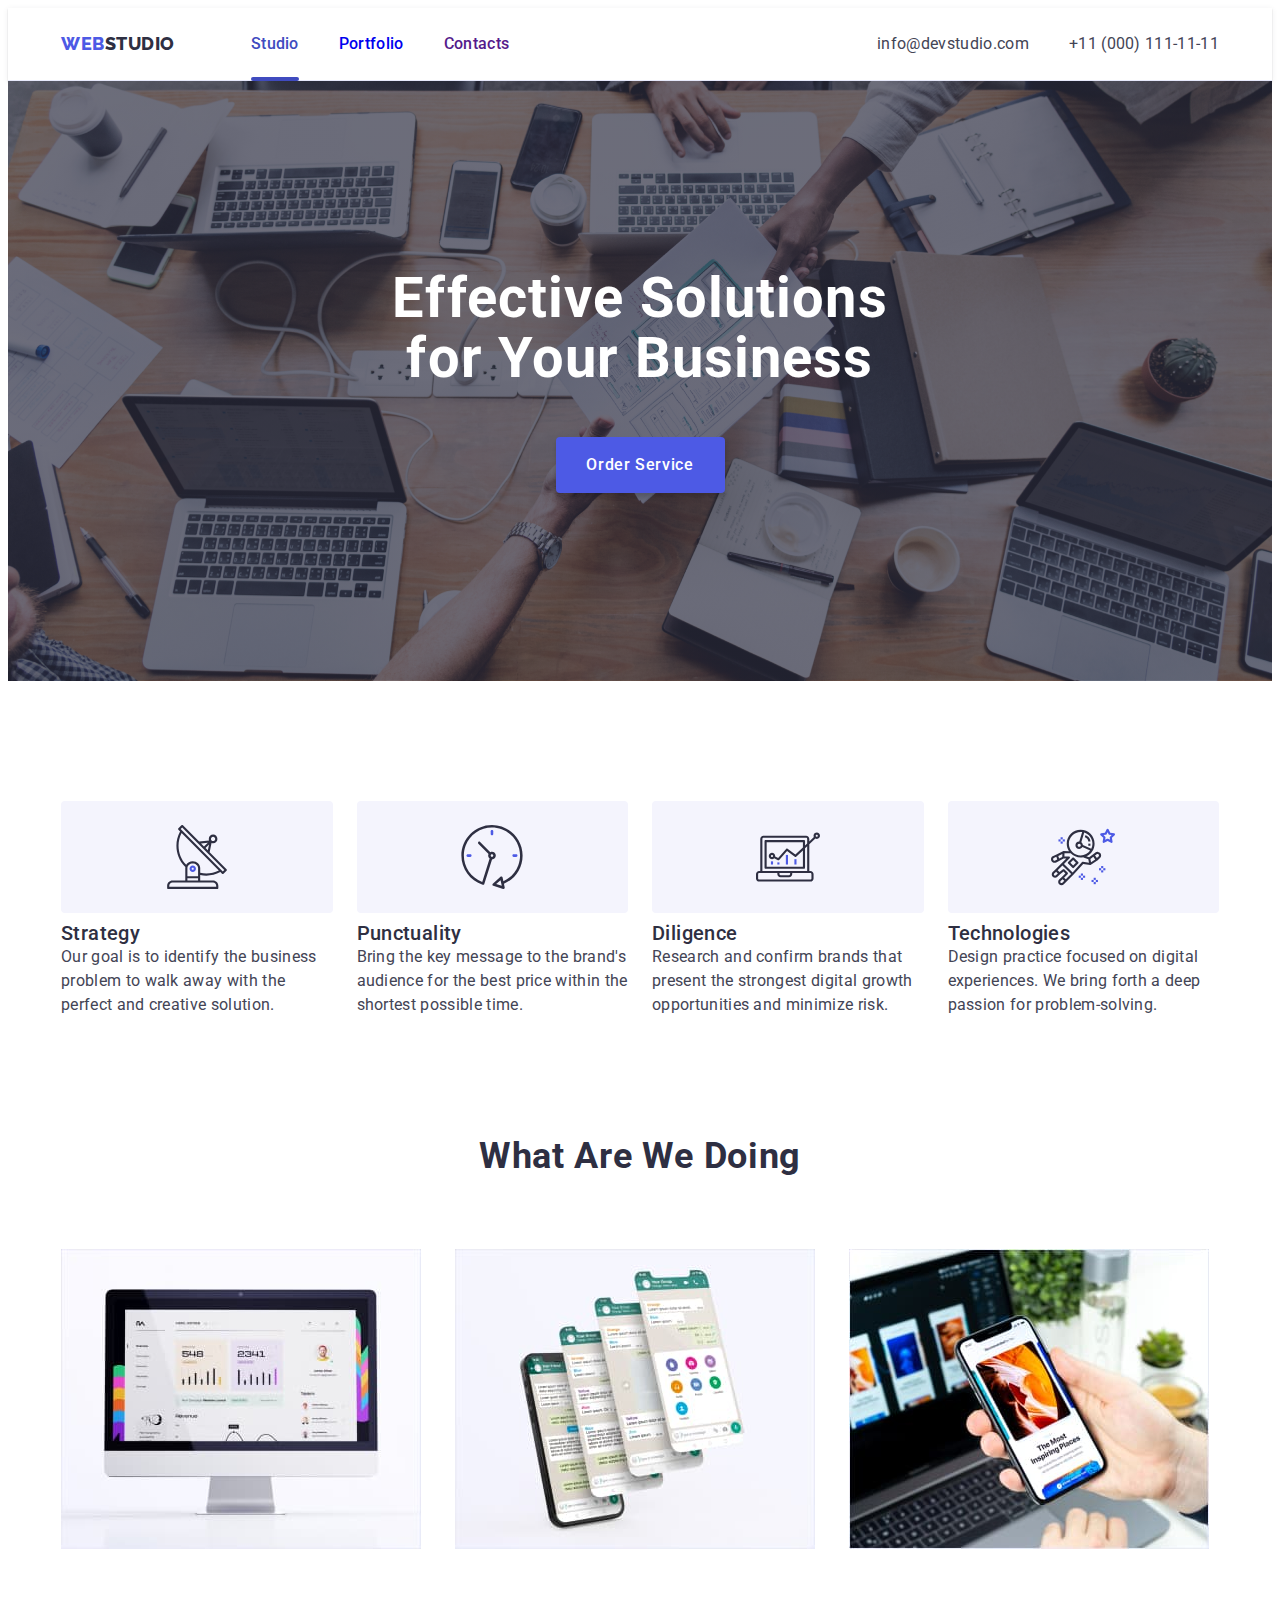
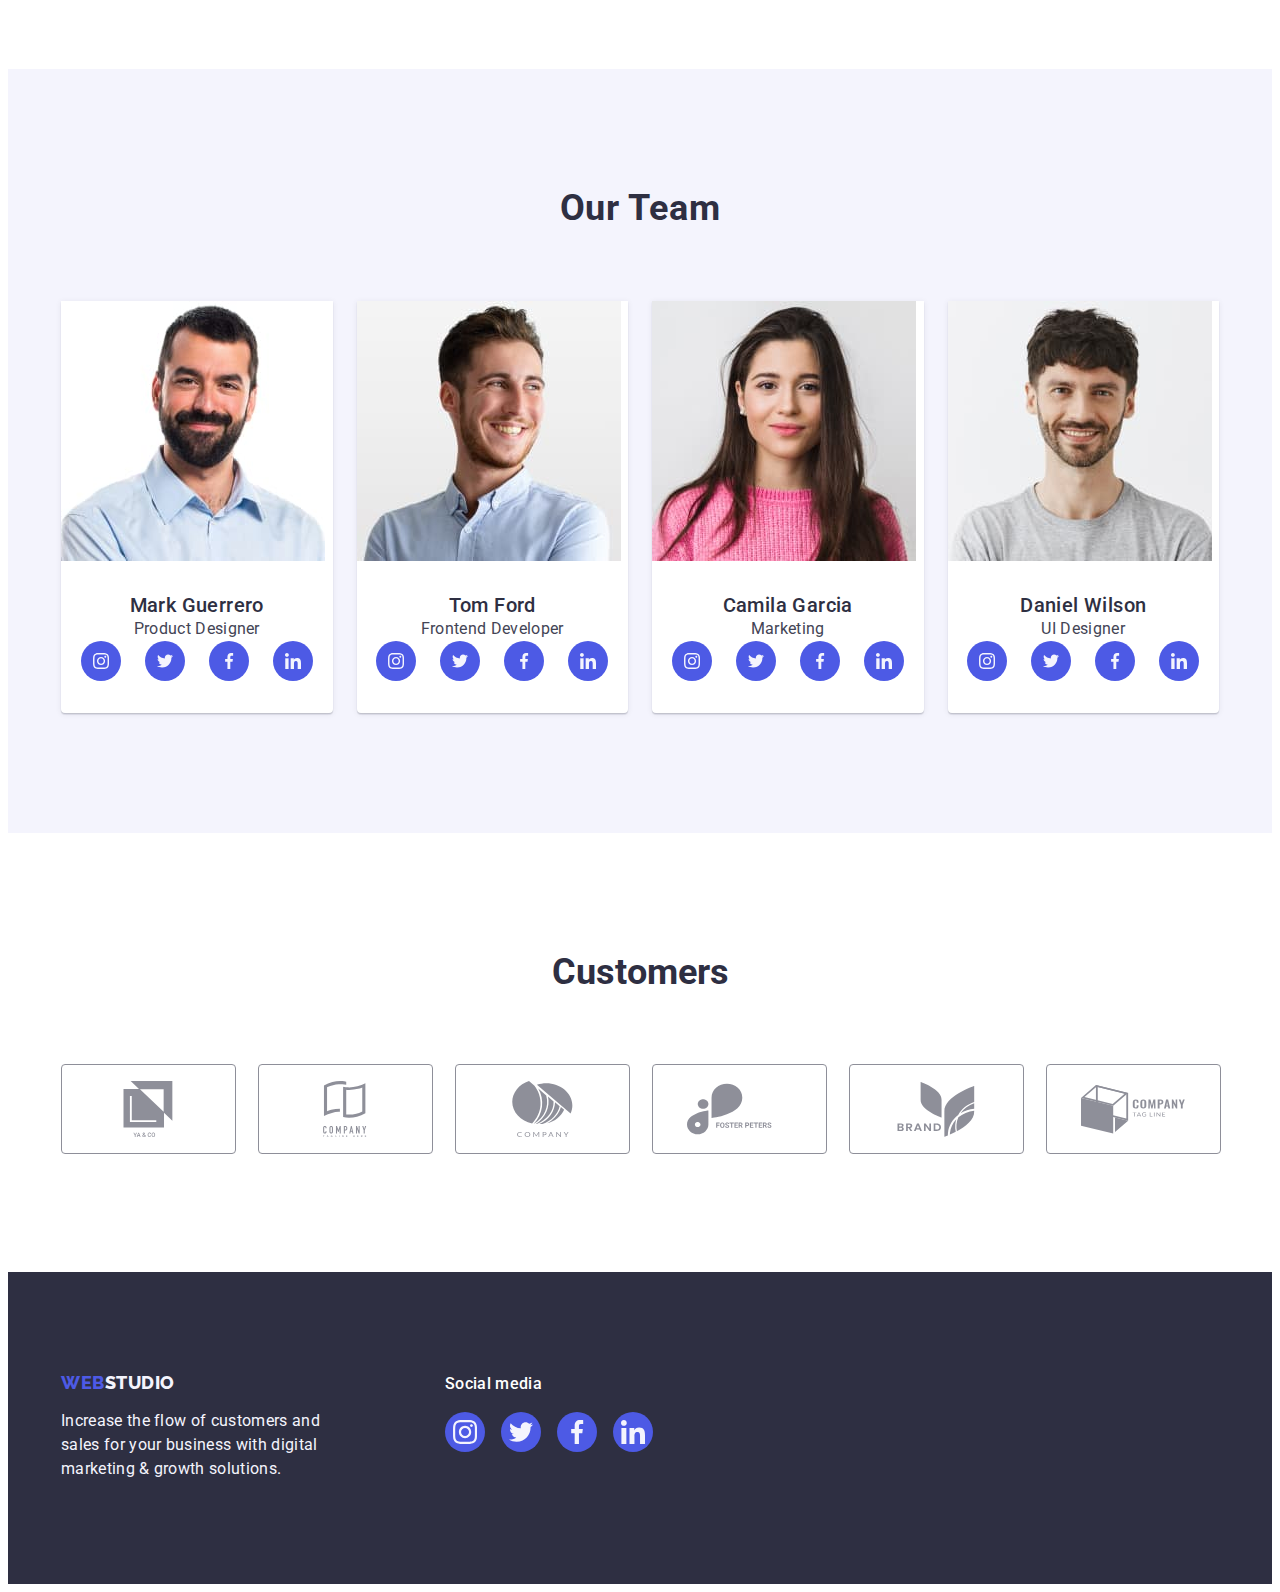
<file: index.html>
<!DOCTYPE html>
<html lang="en">

<head>
    <meta charset="UTF-8">
    <meta http-equiv="X-UA-Compatible" content="IE=edge">
    <link rel="preconnect" href="https://fonts.googleapis.com">
    <link rel="preconnect" href="https://fonts.gstatic.com" crossorigin>
    <link href="https://fonts.googleapis.com/css2?family=Roboto:wght@400;500;700;900&display=swap" rel="stylesheet">
    <link rel="preconnect" href="https://fonts.googleapis.com">
    <link rel="preconnect" href="https://fonts.gstatic.com" crossorigin>
    <link href="https://fonts.googleapis.com/css2?family=Raleway:wght@800&display=swap" rel="stylesheet">
    <link rel="stylesheet" href="https://cdnjs.cloudflare.com/ajax/libs/modern-normalize/1.1.0/modern-normalize.min.css"
        integrity="sha512-wpPYUAdjBVSE4KJnH1VR1HeZfpl1ub8YT/NKx4PuQ5NmX2tKuGu6U/JRp5y+Y8XG2tV+wKQpNHVUX03MfMFn9Q=="
        crossorigin="anonymous" referrerpolicy="no-referrer" />
    <link rel="stylesheet" href="./css/style.css">
    <meta name="viewport" content="width=device-width, initial-scale=1.0">
    <title>Dz1</title>
</head>
<!--............................................................. header -->

<body>
    <header class="header-bloc">

        <div class="header-conteiner container ">


            <nav class="header-link">

                <a class="logo link" href="./index.html">WEB<span class="logo-text">Studio</span></a>


                <ul class="menuu list">
                    <li><a href="./index.html" class="linkk-header coolor link">Studio</a></li>
                    <li><a href="./portfolio.html" class="linkk-header link">Portfolio</a></li>
                    <li><a href="" class="linkk-header link">Contacts</a></li>
                </ul>
            </nav>

            <address class="main-contact">

                <ul class="menuuu list">
                    <li><a href="mailto:info@devstudio.com" class="linkk-contact link">info@devstudio.com</a></li>
                    <li class="contact-second"><a href="tel:+110001111111" class="linkk-contact link">+11 (000)
                            111-11-11</a></li>
                </ul>

            </address>
        </div>


    </header>



    <!--............................................................. first-section -->

    <main>
        <section class="first-bloc">
            <div class="first-conteiner container">
                <h1 class="bloc-logo">Effective Solutions for Your Business</h1>
                <button type="button" class="first-button" data-modal-open>Order Service</button>

            </div>
        </section>



        <!--............................................................. second-section -->
        <section class="second-bloc">
            <div class="second-conteiner container">
                <h2 class="blocc-logo">Huhu</h2>
                <ul class="second list">
                    <li class="link-one">
                        <div class="second-icon">
                            <svg width="64" height="64">
                                <use href="./images/icons.svg#icon-antenna-1"></use>
                            </svg>
                        </div>
                        <h3 class="linkcc-logo">Strategy</h3>
                        <p class="second-parahraf">
                            Our goal is to identify the business
                            problem to walk away with the perfect and creative solution.
                        </p>
                    </li>
                    <li class="link-one">
                        <div class="second-icon">
                            <svg width="64" height="64">
                                <use href="./images/icons.svg#icon-clock-1"></use>
                            </svg>
                        </div>
                        <h3 class="linkcc-logo">Punctuality</h3>
                        <p class="second-parahraf"> Bring the key message to the brand's audience for the best price
                            within
                            the shortest possible
                            time.
                        </p>
                    </li>
                    <li class="link-one">
                        <div class="second-icon">
                            <svg width="64" height="64">
                                <use href="./images/icons.svg#icon-diagram-1"></use>
                            </svg>
                        </div>
                        <h3 class="linkcc-logo">Diligence</h3>
                        <p class="second-parahraf">Research and confirm brands that present the strongest digital growth
                            opportunities and minimize
                            risk.</p>
                    </li>
                    <li class="link-one">
                        <div class="second-icon">
                            <svg width="64" height="64">
                                <use href="./images/icons.svg#icon-astronaut-1"></use>
                            </svg>
                        </div>
                        <h3 class="linkcc-logo">Technologies</h3>
                        <p class="second-parahraf">Design practice focused on digital experiences. We bring forth a deep
                            passion for
                            problem-solving.
                        </p>
                    </li>


                </ul>
            </div>
        </section>










        <!--............................................................. thre-section -->
        <section class="thre-bloc">
            <div class="thre-conteiner container">
                <h2 class=" logo-thre">What are we doing</h2>
                <ul class="thre list">
                    <li class="llink"><img src="./images/dz11.jpg" alt="foto-main1" width="360"></li>
                    <li class="llink"><img src="./images/dz12.jpg" alt="foto-main1" width="360"></li>
                    <li class="llink"><img src="./images/dz13.jpg" alt="foto-main1" width="360"></li>
                </ul>
            </div>
        </section>

        <!--............................................................. four-section -->
        <section class="four-bloc">
            <div class="four-conteiner container">
                <h2 class="four-logo">Our Team</h2>

                <ul class="four list">
                    <li class="four-link">
                        <img src="./images/dz14.jpg" alt="foto-main1" width="264">
                        <div class="link-box">



                            <h3 class="linkcc-logo">Mark Guerrero</h3>

                            <p class="four-parahraf">Product Designer</p>
                            <ul class="four-list-social">
                                <li class="four-list-child"><a class="four-list-lick" href=""><svg
                                            class="four-list-icon" width="16" height="16">
                                            <use href="./images/icons.svg#icon-instagram"></use>
                                        </svg></a></li>
                                <li class="four-list-child"><a class="four-list-lick" href=""><svg
                                            class="four-list-icon" width="16" height="16">
                                            <use href="./images/icons.svg#icon-twitter"></use>
                                        </svg></a></li>
                                <li class="four-list-child"><a class="four-list-lick" href=""><svg
                                            class="four-list-icon" width="16" height="16">
                                            <use href="./images/icons.svg#icon-facebook"></use>
                                        </svg></a></li>
                                <li class="four-list-child"><a class="four-list-lick" href=""><svg
                                            class="four-list-icon" width="16" height="16">
                                            <use href="./images/icons.svg#icon-liinnked"></use>
                                        </svg></a></li>
                            </ul>
                        </div>
                    </li>



                    <li class="four-link">
                        <img src="./images/dz15.jpg" alt="foto-main1" width="264">
                        <div class="link-box">



                            <h3 class="linkcc-logo">Tom Ford</h3>

                            <p class="four-parahraf">Frontend Developer</p>
                            <ul class="four-list-social">
                                <li class="four-list-child"><a class="four-list-lick" href=""><svg
                                            class="four-list-icon" width="16" height="16">
                                            <use href="./images/icons.svg#icon-instagram"></use>
                                        </svg></a></li>
                                <li class="four-list-child"><a class="four-list-lick" href=""><svg
                                            class="four-list-icon" width="16" height="16">
                                            <use href="./images/icons.svg#icon-twitter"></use>
                                        </svg></a></li>
                                <li class="four-list-child"><a class="four-list-lick" href=""><svg
                                            class="four-list-icon" width="16" height="16">
                                            <use href="./images/icons.svg#icon-facebook"></use>
                                        </svg></a></li>
                                <li class="four-list-child"><a class="four-list-lick" href=""><svg
                                            class="four-list-icon" width="16" height="16">
                                            <use href="./images/icons.svg#icon-liinnked"></use>
                                        </svg></a></li>
                            </ul>
                        </div>
                    </li>



                    <li class="four-link">
                        <img src="./images/dz16.jpg" alt="foto-main1" width="264">
                        <div class="link-box">



                            <h3 class="linkcc-logo">Camila Garcia</h3>

                            <p class="four-parahraf">Marketing</p>
                            <ul class="four-list-social">
                                <li class="four-list-child"><a class="four-list-lick" href=""><svg
                                            class="four-list-icon" width="16" height="16">
                                            <use href="./images/icons.svg#icon-instagram"></use>
                                        </svg></a></li>
                                <li class="four-list-child"><a class="four-list-lick" href=""><svg
                                            class="four-list-icon" width="16" height="16">
                                            <use href="./images/icons.svg#icon-twitter"></use>
                                        </svg></a></li>
                                <li class="four-list-child"><a class="four-list-lick" href=""><svg
                                            class="four-list-icon" width="16" height="16">
                                            <use href="./images/icons.svg#icon-facebook"></use>
                                        </svg></a></li>
                                <li class="four-list-child"><a class="four-list-lick" href=""><svg
                                            class="four-list-icon" width="16" height="16">
                                            <use href="./images/icons.svg#icon-liinnked"></use>
                                        </svg></a></li>
                            </ul>
                        </div>
                    </li>


                    <li class="four-link">
                        <img src="./images/dz17.jpg" alt="foto-main1" width="264">
                        <div class="link-box">


                            <h3 class="linkcc-logo">Daniel Wilson</h3>

                            <p class="four-parahraf">UI Designer</p>
                            <ul class="four-list-social">
                                <li class="four-list-child"><a class="four-list-lick" href=""><svg
                                            class="four-list-icon" width="16" height="16">
                                            <use href="./images/icons.svg#icon-instagram"></use>
                                        </svg></a></li>
                                <li class="four-list-child"><a class="four-list-lick" href=""><svg
                                            class="four-list-icon" width="16" height="16">
                                            <use href="./images/icons.svg#icon-twitter"></use>
                                        </svg></a></li>
                                <li class="four-list-child"><a class="four-list-lick" href=""><svg
                                            class="four-list-icon" width="16" height="16">
                                            <use href="./images/icons.svg#icon-facebook"></use>
                                        </svg></a></li>
                                <li class="four-list-child"><a class="four-list-lick" href=""><svg
                                            class="four-list-icon" width="16" height="16">
                                            <use href="./images/icons.svg#icon-liinnked"></use>
                                        </svg></a></li>

                            </ul>
                        </div>
                    </li>
                </ul>
            </div>
            <!--............................................................. fife-section -->
        </section>

        <section class="fife-section">
            <div class="fife-section-bloc container">
                <h2 class="fife-logo">Customers</h2>
                <ul class="fife-list">
                    <li class="fife-child"><a class="fife-linc" href=""><svg class="fife-icon" width="104" height="56">
                                <use href="./images/icons.svg#icon-group"></use>
                            </svg>


                        </a> </li>

                    <li class="fife-child"><a class="fife-linc" href=""><svg class="fife-icon" width="104" height="56">
                                <use href="./images/icons.svg#icon-group-thwo"></use>
                            </svg>


                        </a> </li>

                    <li class="fife-child"><a class="fife-linc" href=""><svg class="fife-icon" width="104" height="56">
                                <use href="./images/icons.svg#icon-group-thre"></use>
                            </svg>

                        </a></li>

                    <li class="fife-child"><a class="fife-linc" href=""><svg class="fife-icon" width="104" height="56">
                                <use href="./images/icons.svg#icon-group-four"></use>
                            </svg>


                        </a> </li>

                    <li class="fife-child"><a class="fife-linc" href=""><svg class="fife-icon" width="104" height="56">
                                <use href="./images/icons.svg#icon-group-fife"></use>
                            </svg>


                        </a> </li>

                    <li class="fife-child"><a class="fife-linc" href=""><svg class="fife-icon" width="104" height="56">
                                <use href="./images/icons.svg#icon-group-six"></use>
                            </svg>


                        </a> </li>

                </ul>

            </div>

        </section>


    </main>












    <!--............................................................. footer -->

    <footer class="last-bloc ">

        <div class="global-footer-box container">

            <div class="last-continer ">
                <a class="last link" href="./index.html">Web<span class="seme-text">Studio</span>
                </a>
                <p class="last-parahraf">Increase the flow of customers and sales
                    for your business with digital marketing
                    & growth solutions.</p>

            </div>
            <div class="social-footer">
                <p class="social-parahraf">Social media</p>
                <ul class="footer-list">
                    <li class="footer-child"><a class="footer-linc" href=""><svg class="footer-icon" width="24"
                                height="24">
                                <use href="./images/icons.svg#icon-instagram"></use>
                            </svg></a></li>
                    <li class="footer-child"><a class="footer-linc" href=""><svg class="footer-icon" width="24"
                                height="24">
                                <use href="./images/icons.svg#icon-twitter"></use>
                            </svg></a></li>
                    <li class="footer-child"><a class="footer-linc" href=""><svg class="footer-icon" width="24"
                                height="24">
                                <use href="./images/icons.svg#icon-facebook"></use>
                            </svg></a></li>
                    <li class="footer-child"><a class="footer-linc" href=""><svg class="footer-icon" width="24"
                                height="24">
                                <use href="./images/icons.svg#icon-liinnked"></use>
                            </svg></a></li>
                </ul>
            </div>

        </div>

    </footer>
<div class="backdrop is-hidden" data-modal>
        <div class="modal">
            <button type="button" class="modal-close-btn" data-modal-close>
                <svg class="modal-close-btn-icon" width="8" height="8">
                    <use href="./images/icons.svg#icon-Vector"></use>
                </svg>
            </button>
        </div>
    </div>

    <script src="./modal.js"></script>

</body>

</html>
</file>
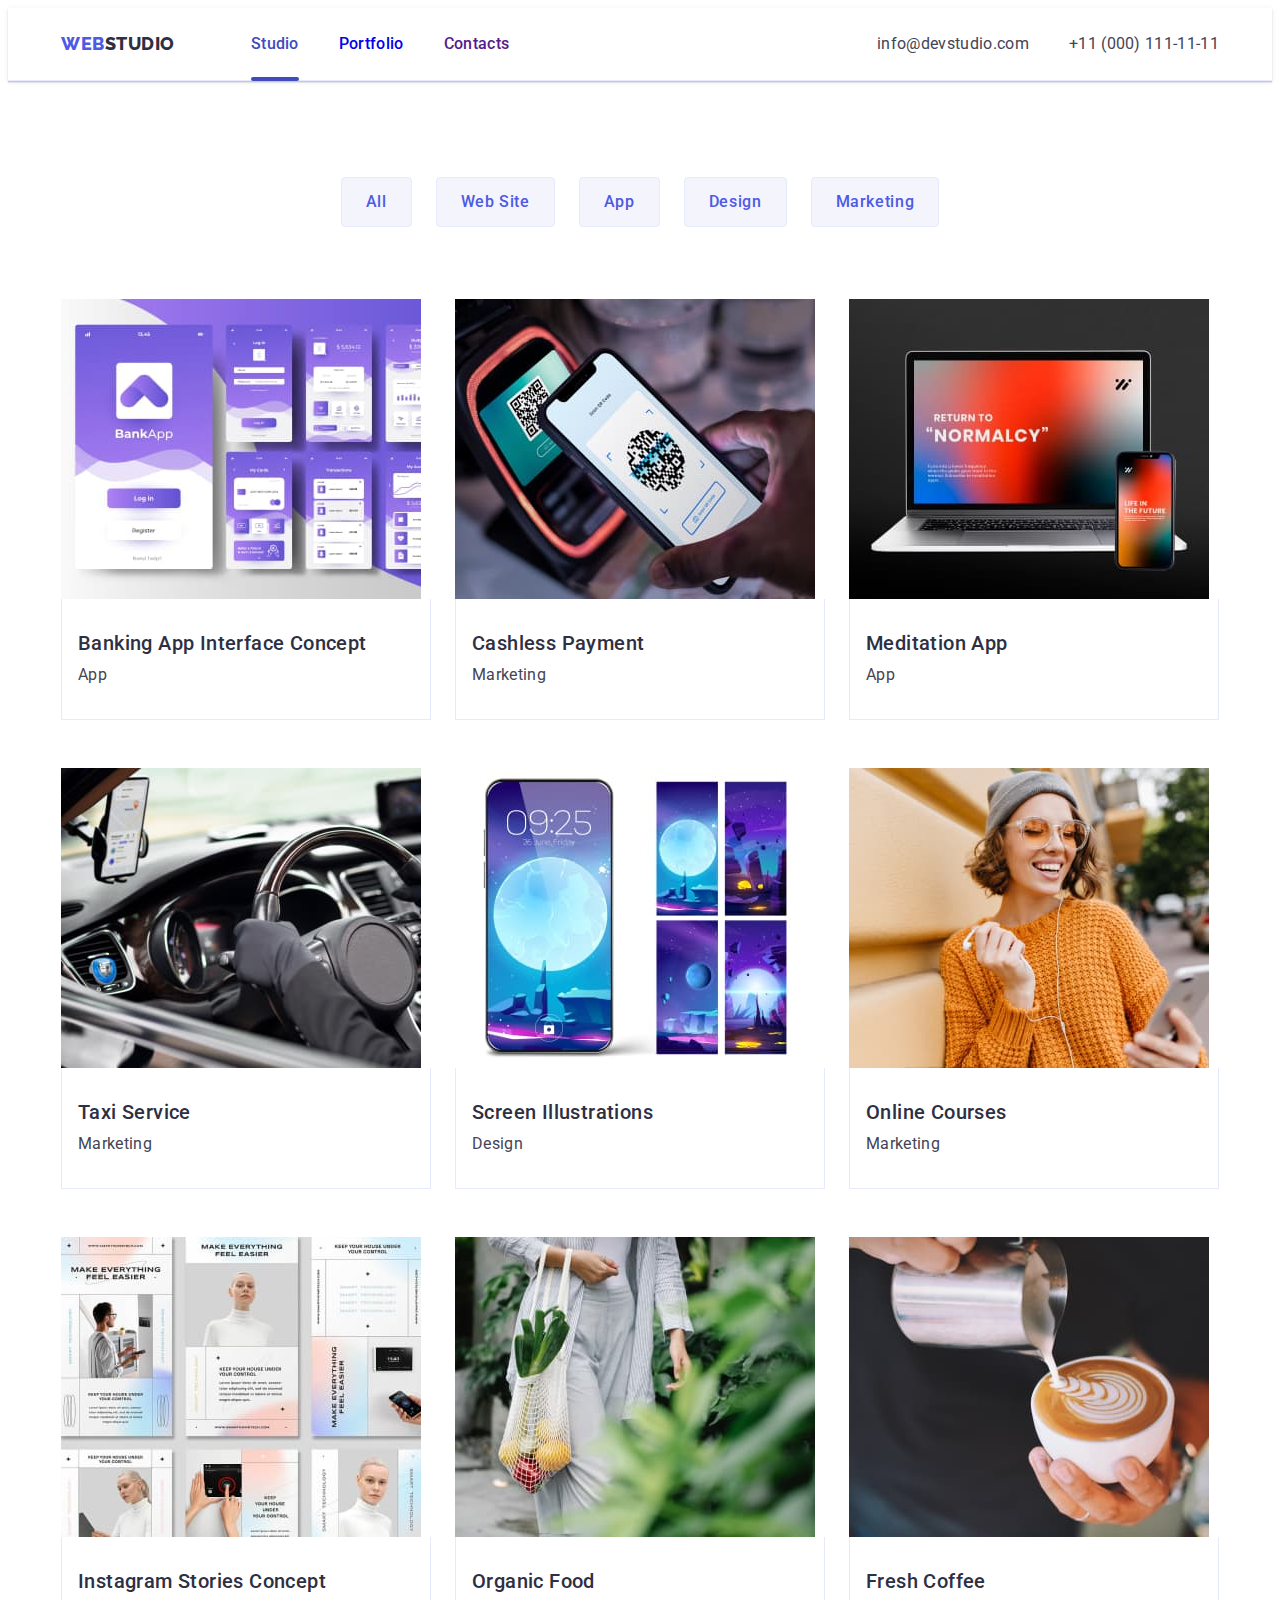
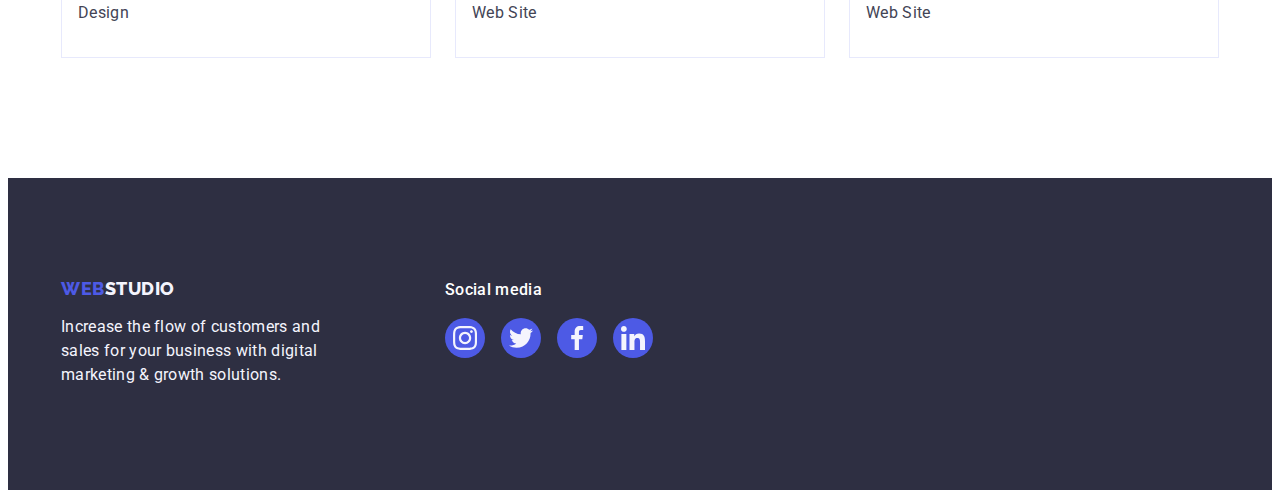
<file: portfolio.html>
<!DOCTYPE html>
<html lang="en">

<head>
    <meta charset="UTF-8">
    <meta http-equiv="X-UA-Compatible" content="IE=edge">
    <link rel="preconnect" href="https://fonts.googleapis.com">
    <link rel="preconnect" href="https://fonts.gstatic.com" crossorigin>
    <link href="https://fonts.googleapis.com/css2?family=Roboto:wght@400;500;700;900&display=swap" rel="stylesheet">
    <link rel="preconnect" href="https://fonts.googleapis.com">
    <link rel="preconnect" href="https://fonts.gstatic.com" crossorigin>
    <link href="https://fonts.googleapis.com/css2?family=Raleway:wght@800&display=swap" rel="stylesheet">
    <link rel="stylesheet" href="https://cdnjs.cloudflare.com/ajax/libs/modern-normalize/1.1.0/modern-normalize.min.css"
        integrity="sha512-wpPYUAdjBVSE4KJnH1VR1HeZfpl1ub8YT/NKx4PuQ5NmX2tKuGu6U/JRp5y+Y8XG2tV+wKQpNHVUX03MfMFn9Q=="
        crossorigin="anonymous" referrerpolicy="no-referrer" />
    <link rel="stylesheet" href="./css/style.css">
    <meta name="viewport" content="width=device-width, initial-scale=1.0">
    <title>Portfolio</title>
</head>

<body>
     <header class="header-bloc">

        <div class="header-conteiner container ">


            <nav class="header-link">

                <a class="logo link" href="./index.html">WEB<span class="logo-text">Studio</span></a>


                <ul class="menuu list">
                    <li><a href="./index.html" class="linkk-header coolor link">Studio</a></li>
                    <li><a href="./portfolio.html" class="linkk-header link">Portfolio</a></li>
                    <li><a href="" class="linkk-header link">Contacts</a></li>
                </ul>
            </nav>

            <address class="main-contact">

                <ul class="menuuu list">
                    <li><a href="mailto:info@devstudio.com" class="linkk-contact link">info@devstudio.com</a></li>
                    <li class="contact-second"><a href="tel:+110001111111" class="linkk-contact link">+11 (000)
                            111-11-11</a></li>
                </ul>

            </address>
        </div>


    </header>





    <main>
        <section class="parahraf-conteiner">
            <div class="parahraf-box container">

                <h1 class="secondd-logo">GGGGG</h1>
                <ul class="meenu list">
                    <li><button type="button" class="filter">All</button></li>
                    <li><button type="button" class="filter">Web Site</button></li>
                    <li><button type="button" class="filter">App</button></li>
                    <li><button type="button" class="filter">Design</button></li>
                    <li><button type="button" class="filter">Marketing</button></li>
                </ul>






                <ul class="firstt list">
                    <li class="firstt-link aaaaa">
                        <a href="" class="link">
                
                
                
                
                            <div class="overlay-box">
                                <img src="./images/img-one.jpg" alt="foto-main1" width="360">
                                <p class="overlay">14 Stylish and User-Friendly App Design Concepts · Task Manager App · Calorie Tracker App · Exotic Fruit Ecommerce App · Cloud Storage App
                
                                </p>
                            </div>
                            <div class="link-boxx">
                
                                <h2 class="linkcc-logo">Banking App Interface Concept</h2>
                
                                <p class="second-parahraf">App</p>
                
                
                
                
                
                            </div>
                
                        </a>
                
                    </li>
                
                
                
                    <li class="firstt-link aaaaa">
                        <a href="" class="link">
                            <div class="overlay-box">
                
                              <img src="./images/img-two.jpg" alt="foto-main1" width="360">
                                <p class="overlay">14 Stylish and User-Friendly App Design Concepts · Task Manager App · Calorie Tracker App · Exotic Fruit Ecommerce App · Cloud Storage App
                                </p>
                               
                
                            </div>
                
                
                            <div class="link-boxx">
                
                                <h2 class="linkcc-logo">Cashless Payment</h2>
                
                                <p class="second-parahraf">Marketing</p>
                
                            </div>
                
                        </a>
                    </li>
                
                
                
                    <li class="firstt-link aaaaa">
                        <a href="" class="link">
                            <div class="overlay-box">
                                <img src="./images/img-three.jpg" alt="foto-main1" width="360">
                
                                <p class="overlay">14 Stylish and User-Friendly App Design Concepts · Task Manager App · Calorie Tracker App · Exotic Fruit Ecommerce App · Cloud Storage App
                                </p>
                
                                
                            </div>
                
                
                            <div class="link-boxx">
                
                                <h2 class="linkcc-logo">Meditation App</h2>
                
                                <p class="second-parahraf">App</p>
                
                            </div>
                
                        </a>
                    </li>
                
                
                
                
                
                
                
                
                
                
                    <li class="firstt-link aaaaa">
                        <a href="" class="link">
                            <div class="overlay-box">
                                 <img src="./images/img-four.jpg" alt="foto-main1" width="360">
                
                                <p class="overlay">14 Stylish and User-Friendly App Design Concepts · Task Manager App · Calorie Tracker App · Exotic Fruit Ecommerce App · Cloud Storage App
                                </p>
                
                               
                            </div>
                
                
                            <div class="link-boxx">
                
                                <h2 class="linkcc-logo">Taxi Service</h2>
                
                
                                <p class="second-parahraf"> Marketing</p>
                
                            </div>
                
                        </a>
                    </li>
                
                
                
                    <li class="firstt-link aaaaa">
                        <a href="" class="link">
                            <div class="overlay-box">
                                  <img src="./images/img-five.jpg" alt="foto-main1" width="360">
                
                                <p class="overlay">14 Stylish and User-Friendly App Design Concepts · Task Manager App · Calorie Tracker App · Exotic Fruit Ecommerce App · Cloud Storage App
                                </p>
                
                               
                            </div>
                
                
                            <div class="link-boxx">
                
                                <h2 class="linkcc-logo">Screen Illustrations</h2>
                
                
                                <p class="second-parahraf">Design</p>
                
                            </div>
                
                        </a>
                    </li>
                
                
                
                    <li class="firstt-link aaaaa">
                        <a href="" class="link">
                            <div class="overlay-box">
                                 <img src="./images/img-six.jpg" alt="foto-main1" width="360">
                
                                <p class="overlay">14 Stylish and User-Friendly App Design Concepts · Task Manager App · Calorie Tracker App · Exotic Fruit Ecommerce App · Cloud Storage App
                                </p>
                
                               
                            </div>
                
                
                            <div class="link-boxx">
                
                                <h2 class="linkcc-logo">Online Courses</h2>
                
                
                                <p class="second-parahraf">Marketing</p>
                
                            </div>
                
                        </a>
                    </li>
                
                
                
                
                
                
                
                
                
                    <li class="firstt-link aaaaa">
                        <a href="" class="link">
                            <div class="overlay-box">
                                    <img src="./images/img-seven.jpg" alt="foto-main1" width="360">
                                <p class="overlay">14 Stylish and User-Friendly App Design Concepts · Task Manager App · Calorie Tracker App · Exotic Fruit Ecommerce App · Cloud Storage App
                                </p>
                
                               
                            </div>
                
                
                            <div class="link-boxx">
                
                                <h2 class="linkcc-logo">Instagram Stories Concept</h2>
                
                
                                <p class="second-parahraf">Design</p>
                
                            </div>
                
                        </a>
                    </li>
                
                
                
                    <li class="firstt-link aaaaa">
                        <a href="" class="link">
                            <div class="overlay-box">
                
                
                                <img src="./images/img-eight.jpg" alt="foto-main1" width="360">
                                <p class="overlay">14 Stylish and User-Friendly App Design Concepts · Task Manager App · Calorie Tracker App · Exotic Fruit Ecommerce App · Cloud Storage App
                                </p>
                
                            </div>
                
                
                            <div class="link-boxx">
                
                                <h2 class="linkcc-logo">Organic Food</h2>
                
                
                
                                <p class="second-parahraf">Web Site</p>
                
                
                
                            </div>
                        </a>
                    </li>
                
                
                
                    <li class="firstt-link aaaaa">
                        <a href="" class="link">
                            <div class="overlay-box">
                                <img src="./images/img-nine.jpg" alt="foto-main1" width="360">
                
                                <p class="overlay">14 Stylish and User-Friendly App Design Concepts · Task Manager App · Calorie Tracker App · Exotic Fruit Ecommerce App · Cloud Storage App
                                </p>
                
                            </div>
                
                
                            <div class="link-boxx">
                
                                <h2 class="linkcc-logo">Fresh Coffee</h2>
                
                
                                <p class="second-parahraf"> Web Site</p>
                
                            </div>
                
                        </a>
                    </li>
                
                
                </ul>
                </div>
                </section>
                
                </main>


    <footer class="last-bloc ">

        <div class="global-footer-box container">

            <div class="last-continer ">
                <a class="last link" href="./index.html">Web<span class="seme-text">Studio</span>
                </a>
                <p class="last-parahraf">Increase the flow of customers and sales
                    for your business with digital marketing
                    & growth solutions.</p>

            </div>
            <div class="social-footer">
                <p class="social-parahraf">Social media</p>
                <ul class="footer-list">
                    <li class="footer-child"><a class="footer-linc" href=""><svg class="footer-icon" width="24"
                                height="24">
                                <use href="./images/icons.svg#icon-instagram"></use>
                            </svg></a></li>
                    <li class="footer-child"><a class="footer-linc" href=""><svg class="footer-icon" width="24"
                                height="24">
                                <use href="./images/icons.svg#icon-twitter"></use>
                            </svg></a></li>
                    <li class="footer-child"><a class="footer-linc" href=""><svg class="footer-icon" width="24"
                                height="24">
                                <use href="./images/icons.svg#icon-facebook"></use>
                            </svg></a></li>
                    <li class="footer-child"><a class="footer-linc" href=""><svg class="footer-icon" width="24"
                                height="24">
                                <use href="./images/icons.svg#icon-liinnked"></use>
                            </svg></a></li>
                </ul>
            </div>

        </div>

    </footer>


</body>

</html>
</file>
<file: css/style.css>
:root {
    --main-color: #FFFFFF;
    --pane-padding: 5px 42px;
    --second-background-color: #404BBF;
    --thre-background-color: #4d5ae5;
    --button-background-color: #e7e9fc;
    --parahraf-color: #434455;
    --logo-color: #2E2F42;
    --four-section-color: #F4F4FD;
    --fife-color: #8e8f99;
    --footer-color: #31d0aa;
    --transition-dur-and-func: 250ms linear;
}


body {
    font-family: "Roboto", sans-serif;
    color: var(--parahraf-color);
    background-color: var(--main-color);

}

img {
    display: block;
}

ul {
    padding-left: 0;
    margin: 0;
}

p {
    margin-top: 0;
    margin-bottom: 0;
}



/* ...........................................................header */
.header-conteiner {
    display: flex;
    width: 1158px;
    margin: 0 auto;
    padding: 0 15px 0 15px;
}




.header-link {
    align-items: center;
    display: flex;
    margin: 0 auto;
    margin-left: 0;
    margin-right: 0;

}
.coolor {
    color: #404bbf;
}
.coolor {
    position: relative;
    color:  var(second-background-color);
}

.coolor::after {
    content: '';
    position: absolute;
    left: 0;
    bottom: -1px;
    height: 4px;
    background-color: var(--second-background-color);
    border-radius: 2px;
    width: 100%;

}

/* ..................................................modal-window */
.backdrop {
    position: fixed;
    top: 0;
    left: 0;
    width: 100%;
    height: 100%;
    background-color: rgba(46, 47, 66, 0.4);
    z-index: 100;
    transition: opacity 250ms cubic-bezier(0.4, 0, 0.2, 1), visibility 250ms cubic-bezier(0.4, 0, 0.2, 1);

}

.modal {
    position: absolute;
    top: 50%;
    left: 50%;
    transform: translate(-50%, -50%);
    width: 408px;
    min-height: 576px;
    background: #fcfcfc;
    border-radius: 4px;
    box-shadow: 0px 1px 1px rgba(0, 0, 0, 0.14), 0px 1px 3px rgba(0, 0, 0, 0.12), 0px 2px 1px rgba(0, 0, 0, 0.2);
    transition: transform 250ms cubic-bezier(0.4, 0, 0.2, 1);
}

.modal-close-btn {
    position: absolute;
    top: 24px;
    right: 24px;
    display: flex;
    justify-content: center;
    align-items: center;
    background-color: var(--button-background-color);
    padding: 0;
    height: 24px;
    width: 24px;
    border-radius: 50%;
    cursor: pointer;
    border: 1px solid rgba(0, 0, 0, 0.1);
    transition: background-color 250ms cubic-bezier(0.4, 0, 0.2, 1), border 250ms cubic-bezier(0.4, 0, 0.2, 1);
}

.modal-close-btn:hover,
.modal-close-btn:focus {
    background-color: var(--second-background-color);
    border: none;
}

.modal-close-btn-icon {
    transition: fill 250ms cubic-bezier(0.4, 0, 0.2, 1);
}

.modal-close-btn:hover .modal-close-btn-icon,
.modal-close-btn:focus .modal-close-btn-icon {
    fill: var(--main-color);
}

.backdrop.is-hidden {
    opacity: 0;
    visibility: hidden;
    pointer-events: none;
}







.header-bloc {
    border-bottom: 1px solid #e7e9fc;
    box-shadow: 0px 2px 1px rgba(46, 47, 66, 0.08), 0px 1px 1px rgba(46, 47, 66, 0.16), 0px 1px 6px rgba(46, 47, 66, 0.08);
}

.logo-text {
    color: var(--logo-color);
}



.linkk-contact {
    font-weight: 400;
    font-size: 16px;
    line-height: 24px;
    letter-spacing: 0.02em;
    color: var(--parahraf-color);
    text-decoration: none;
     transition: color 250ms cubic-bezier(0.4, 0, 0.2,1);
}

.menuuu {
    list-style-type: none;
    display: flex;
    gap: 40px;


}

.logo {
    align-items: center;
    font-family: 'Raleway', sans-serif;
    font-weight: 800;
    font-size: 18px;
    margin-right: 76px;
    line-height: 1.17;
    align-items: center;
    letter-spacing: 0.03em;
    text-transform: uppercase;
    color: var(--thre-background-color);
    text-decoration: none;



}


.menuu {

    justify-content: center;
    display: flex;
    gap: 40px;
}

.list {
    list-style-type: none;
}

.menuu .linkk-header:hover {
    color: var(--second-background-color);
  

}

.menuu .linkk-header:focus {
    color: var(--second-background-color);
}

.menuu .linkk-header {
    text-decoration: none;
    font-weight: 500;
    font-size: 16px;
    line-height: 24px;
    letter-spacing: 0.02em;
    list-style-type: none;
    font-style: normal;
        transition: color 250ms cubic-bezier(0.4, 0, 0.2,1);


}
.menuuu .linkk-contact {
    transition: color 250ms cubic-bezier(0.4, 0, 0.2, 1);
}



.menuu-contact {
    list-style-type: none;
}

.linkk-contact:hover {
    color: var(--second-background-color);
}

.linkk-contact:focus {
    color: var(--second-background-color);
}

.main-contact {
    font-style: normal;
    margin-left: auto;
}

.linkk-header {
    padding: 24px 0;
    display: block;
}

.linkk-contact {
    padding: 24px 0;
    display: block;
}

/*............................................................ section-1 */

.first-bloc {
    background: var(--logo-color);
    padding-top: 188px;
    padding-bottom: 188px;
    background-repeat: no-repeat;
    background-position: center;
    background-size: cover;
    max-width: 1440px;
    background-image: linear-gradient(rgba(46, 47, 66, 0.7), rgba(46, 47, 66, 0.7)), url(../images/background-main.jpg);
    margin: 0 auto;

}




.first-bloc h1 {
    display: block;
    max-width: 496px;
    font-style: normal;
    font-weight: 700;
    font-size: 56px;
    line-height: 1.07;
    text-align: center;
    align-items: center;
    letter-spacing: 0.02em;
    color: var(--main-color);
    margin-top: 0;

    margin: 0 auto;
}



.first-button {
    min-width: 169px;
    height: 56px;
    display: block;
    font-family: 'Roboto', sans-serif;
    font-style: normal;
    font-weight: 500;
    font-size: 16px;
    line-height: 1.5;
    align-items: center;
    letter-spacing: 0.04em;
    color: var(--main-color);
    border: none;
    background-color: var(--thre-background-color);
    cursor: pointer;
    box-shadow: 0px 4px 4px rgba(0, 0, 0, 0.15);
    border-radius: 4px;
    background-color: var(--thre-background-color);
    margin: 0 auto;
    margin-top: 48px;
    transition: background-color 250ms cubic-bezier(0.4, 0, 0.2, 1);
    

}

.first-button:focus,
.first-button:hover {

    background-color: #404BBF;
}



/*............................................................ section-2 */


.second-bloc {

    padding: 120px 0;
}

.second-icon {
    display: flex;
    align-items: center;
    justify-content: center;
    height: 112px;
    background-color: var(--four-section-color);
    border-radius: 4px;
    margin-bottom: 8px
}

.second {
    display: flex;
    gap: 24px;
}

.blocc-logo {
    visibility: hidden;
    margin: 0;
    padding: 0;
    display: none;

}

.link-one {
    width: calc((100% - 3 * 24px) / 4);
}



.second .link-one {

    align-items: flex-start;

}


.linkcc-logo {
    text-align: left;
    margin: 0;

}

.second h3 {

    font-style: normal;
    font-weight: 500;
    font-size: 20px;
    line-height: 24px;
    letter-spacing: 0.02em;
    color: var(--logo-color);
}

.second p {
    font-size: 16px;
    line-height: 24px;
    letter-spacing: 0.02em;
    color: var(--parahraf-color);
    margin: 0;
}

/*............................................................ section-3 */


.thre-bloc {
    padding-bottom: 120px;
}

.thre {
    display: flex;
    gap: 24px;

}

.thre .llink {
    width: calc((100% - 48px) / 3);
}

.three p {
    font-size: 16px;
    line-height: 24px;
    letter-spacing: 0.02em;
    color: var(--parahraf-color);
}


.thre-bloc h2 {
    margin-top: 0;
    margin-bottom: 72px;
    font-weight: 700;
    font-size: 36px;
    line-height: 1.11;
    text-align: center;
    letter-spacing: 0.02em;
    text-transform: capitalize;
    color: var(--logo-color);
}





/*............................................................ section-4*/
.four-bloc {
    padding-top: 120px;
    padding-bottom: 120px;
    background: var(--four-section-color);
}

.link-box {

    padding: 32px 0;
}

.four-logo {
    margin-bottom: 72px;
    margin-top: 0;
}

.four h3 {
    font-weight: 500;
    font-size: 20px;
    line-height: 1.2;
    text-align: center;
    letter-spacing: 0.02em;
    color: var(--logo-color);
}

.four p {
    letter-spacing: 0.02em;
    color: var(--parahraf-color);

}



.four-parahraf {
    font-size: 16px;
    line-height: 1.5;
    text-align: center;
}




.four-bloc h2 {
    font-weight: 700;
    font-size: 36px;
    line-height: 1.11;
    text-align: center;
    letter-spacing: 0.02em;
    text-transform: capitalize;
    color: var(--logo-color);
}

.four-link {
    width: calc((100% - 72px) / 4);
    background: var(--main-color);
    box-shadow: 0px 1px 6px rgba(46, 47, 66, 0.08), 0px 1px 1px rgba(46, 47, 66, 0.16), 0px 2px 1px rgba(46, 47, 66, 0.08);
    border-radius: 0px 0px 4px 4px;


}

.four {
    display: flex;
    gap: 24px;
}

.four-list-social {
    display: flex;
    justify-content: center;
    gap: 24px;
    list-style-type: none;

}

.four-list-child {
    width: 40px;
    height: 40px;
}

.four-list-lick {
    width: 100%;
    height: 100%;
    background-color: var(--thre-background-color);
    border-radius: 50%;
    display: flex;
    align-items: center;
    justify-content: center;
    transition: background-color 250ms cubic-bezier(0.4, 0, 0.2, 1);
}

.four-list-lick:is(:hover, :focus) {
    background-color: var(--second-background-color);
}

.four-list-icon {
    fill: var(--four-section-color);
}


/* <!--............................................................. section-5 --> */
.fife-section {
    padding-top: 120px;
    padding-bottom: 120px;
}

.fife-logo {
    margin-top: 0;
    font-size: 36px;
    line-height: 1.1;
    color: var(--logo-color);
    margin-bottom: 72px;
    text-align: center;

}

.fife-list {
    display: flex;
    gap: 24px;

}

.fife-child {
    width: calc((100% - 120px) / 6);
    height: 88px;
    list-style-type: none;
}

.fife-linc {
    width: 100%;
    height: 100%;
    border: 1px solid var(--fife-color);
    border-radius: 4px;
    display: flex;
    align-items: center;
    justify-content: center;
    color: var(--fife-color);
      transition: border-color 250ms cubic-bezier(0.4, 0, 0.2, 1), color 250ms cubic-bezier(0.4, 0, 0.2, 1);


}


.fife-linc:is(:hover, :focus) {

    border-color: var(--second-background-color);
    color: var(--second-background-color);

}


.fife-icon {
    fill: currentColor;
}

/*............................................................ footer */
.last-bloc {
    padding-top: 100px;
    padding-bottom: 100px;
    background: var(--logo-color);
}

.last span {
    color: var(--four-section-color);
}

.last-bloc a {

    font-family: 'Raleway', sans-serif;
    font-style: normal;
    font-weight: 800;
    font-size: 18px;
    line-height: 1.17;
    align-items: center;
    letter-spacing: 0.03em;
    text-transform: uppercase;
    text-decoration: none;
    color: var(--thre-background-color);
}

.last {
    display: inline-block;
    align-items: center;
    margin-bottom: 16px;

}

.link {
    text-decoration: none;
    
}

.last-parahraf {
    font-size: 16px;
    line-height: 24px;
    letter-spacing: 0.02em;
    color: var(--four-section-color);
    width: 264px;
    margin: 0;

}




.last-continer {
    margin-right: 120px;
    height: 112px;


}

.global-footer-box {
    display: flex;
    align-items: baseline;

}

.social-parahraf {
    font-weight: 500;
    font-size: 16px;
    line-height: 1.5;
    letter-spacing: 0.02em;
    color: var(--main-color);
    margin-bottom: 16px;



}



.footer-list {
    display: flex;
    gap: 16px;

}

.footer-child {
    width: 40px;
    height: 40px;
    list-style-type: none;
}

.footer-linc {
    width: 100%;
    height: 100%;
    background-color: var(--thre-background-color);
    border-radius: 50%;
    display: flex;
    align-items: flex-end;
    justify-content: center;
    transition: background-color 250ms cubic-bezier(0.4, 0, 0.2, 1);
}

.footer-linc:is(:hover, :focus) {

    background-color: var(--footer-color);

}

.footer-icon {
    fill: var(--four-section-color);
}





.container {
    width: 1158px;
    margin: 0 auto;
    padding-left: 15px;
    padding-right: 15px;
}

/* ...................................................portfolio */
.parahraf-conteiner {
    padding: 96px 0 120px;
}


.link {
    transition: box-shadow 250ms cubic-bezier(0.4, 0, 0.2, 1);
}
.link:hover .overlay,
.link:focus .overlay {
    transform: translateY(0%);
}
.secondd-logo {
    visibility: hidden;
    margin: 0;
    padding: 0;
    display: none;
}

.firstt {
    display: flex;
    flex-wrap: wrap;
    column-gap: 24px;
    row-gap: 48px;
    list-style-type: none;

}



.firstt-link a {
    text-decoration: none;
    display: block;

}

.firstt h2 {
    font-style: normal;
    font-weight: 500;
    font-size: 20px;
    line-height: 24px;
    letter-spacing: 0.02em;
    color: var(--logo-color);
    margin-bottom: 8px;

}









.firstt-link {
    background: var(--main-color);
    width: calc((100% - 48px) / 3);

}

.overlay-box {
    position: relative;
    overflow: hidden;
}


.overlay {
  position: absolute;
    top: 0;
    left: 0;
    width: 100%;
    height: 100%;
    overflow-y: scroll;
    background-color: #3f51b5;
    opacity: 90%;
    transform: translate(0, 100%);
    transition: transform 250ms linear;
    font-size: 16px;
    line-height: 1.5;
    letter-spacing: 0.02em;
    color: var(--four-section-color);
    background-color: var(--thre-background-color);
    transition: transform 250ms cubic-bezier(0.4, 0, 0.2, 1); 
    padding: 40px 32px;
}

.overlay-box:hover .overlay,
.overlay-box:focus .overlay {
    transform: translatex(0);
}










.link-boxx {
    border: 1px solid var(--button-background-color);
    border-top: none;
    padding: 32px 16px;
}



.second-parahraf {
    line-height: 1.5;
    letter-spacing: 0.02em;
    color: var(--parahraf-color);
}



.firstt-link .link:is(:hover, :focus) {
    box-shadow: 0px 1px 6px rgba(46, 47, 66, 0.08), 0px 1px 1px rgba(46, 47, 66, 0.16), 0px 2px 1px rgba(46, 47, 66, 0.08);
}

/* ..................................................portfolio-button */



.meenu {
    display: flex;
    justify-content: center;
    gap: 24px;
    margin-bottom: 72px;
    align-items: center;
    list-style: none;

}



.meenu button {

    padding: 12px 24px;
    background-color: var(--four-section-color);
    border: 1px solid var(--button-background-color);
    border-radius: 4px;
    color: var(--thre-background-color);
    font-family: 'Roboto', sans-serif;
    font-style: normal;
    font-weight: 500;
    font-size: 16px;
    line-height: 24px;
    align-items: center;
    text-align: center;
    letter-spacing: 0.04em;
    cursor: pointer;
}


.filter:is(:hover, :focus) {
    background-color: var(--second-background-color, #404BBF);
    color: var(--main-color);
    border: 1px solid transparent;
    box-shadow: 0px 3px 1px rgba(0, 0, 0, 0.1), 0px 2px 1px rgba(0, 0, 0, 0.08), 0px 2px 2px rgba(0, 0, 0, 0.12);

}

.filter {
    border: 1px solid var(--button-background-color);
    border-radius: 4px;
    transition: color 250ms cubic-bezier(0.4, 0, 0.2, 1), background-color 250ms cubic-bezier(0.4, 0, 0.2, 1), border-color 250ms cubic-bezier(0.4, 0, 0.2, 1), box-shadow 250ms cubic-bezier(0.4, 0, 0.2, 1);

}

#icon-instagram {
    color: #2E2F42;
}
</file>
